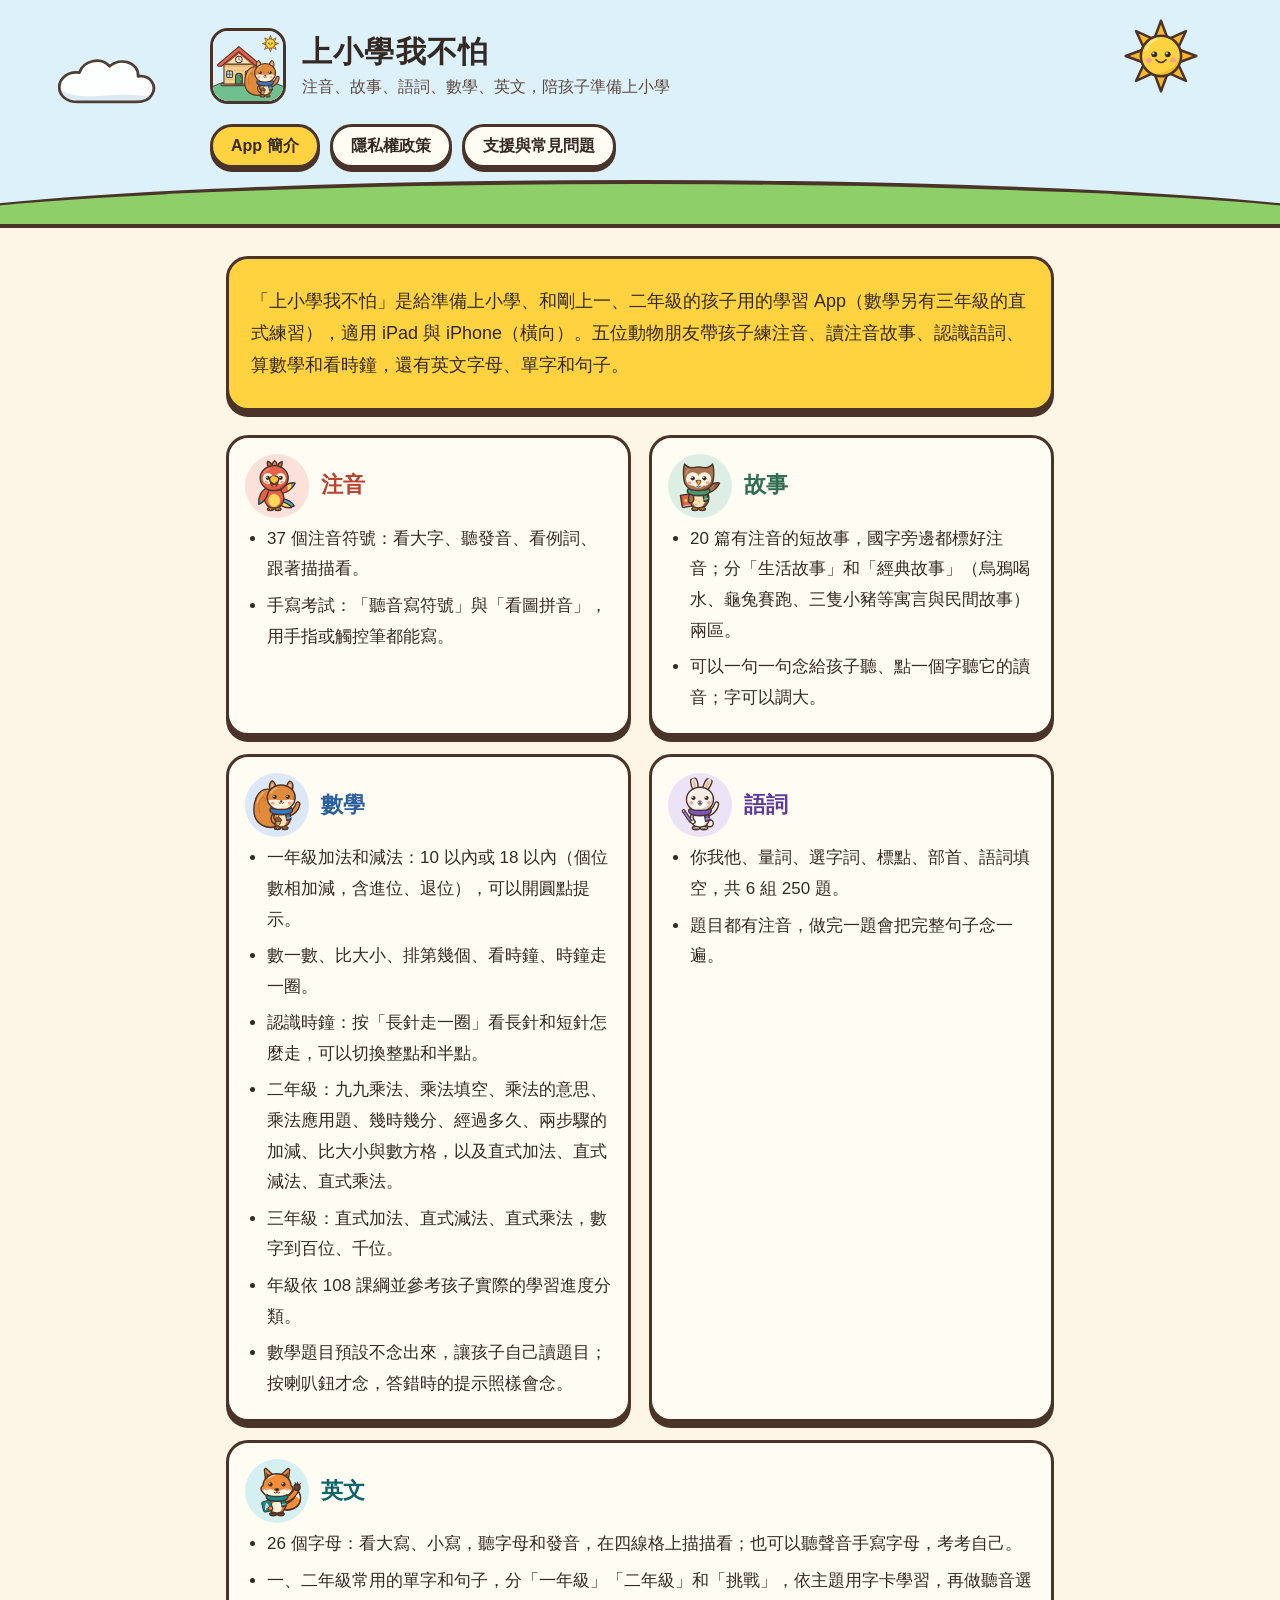
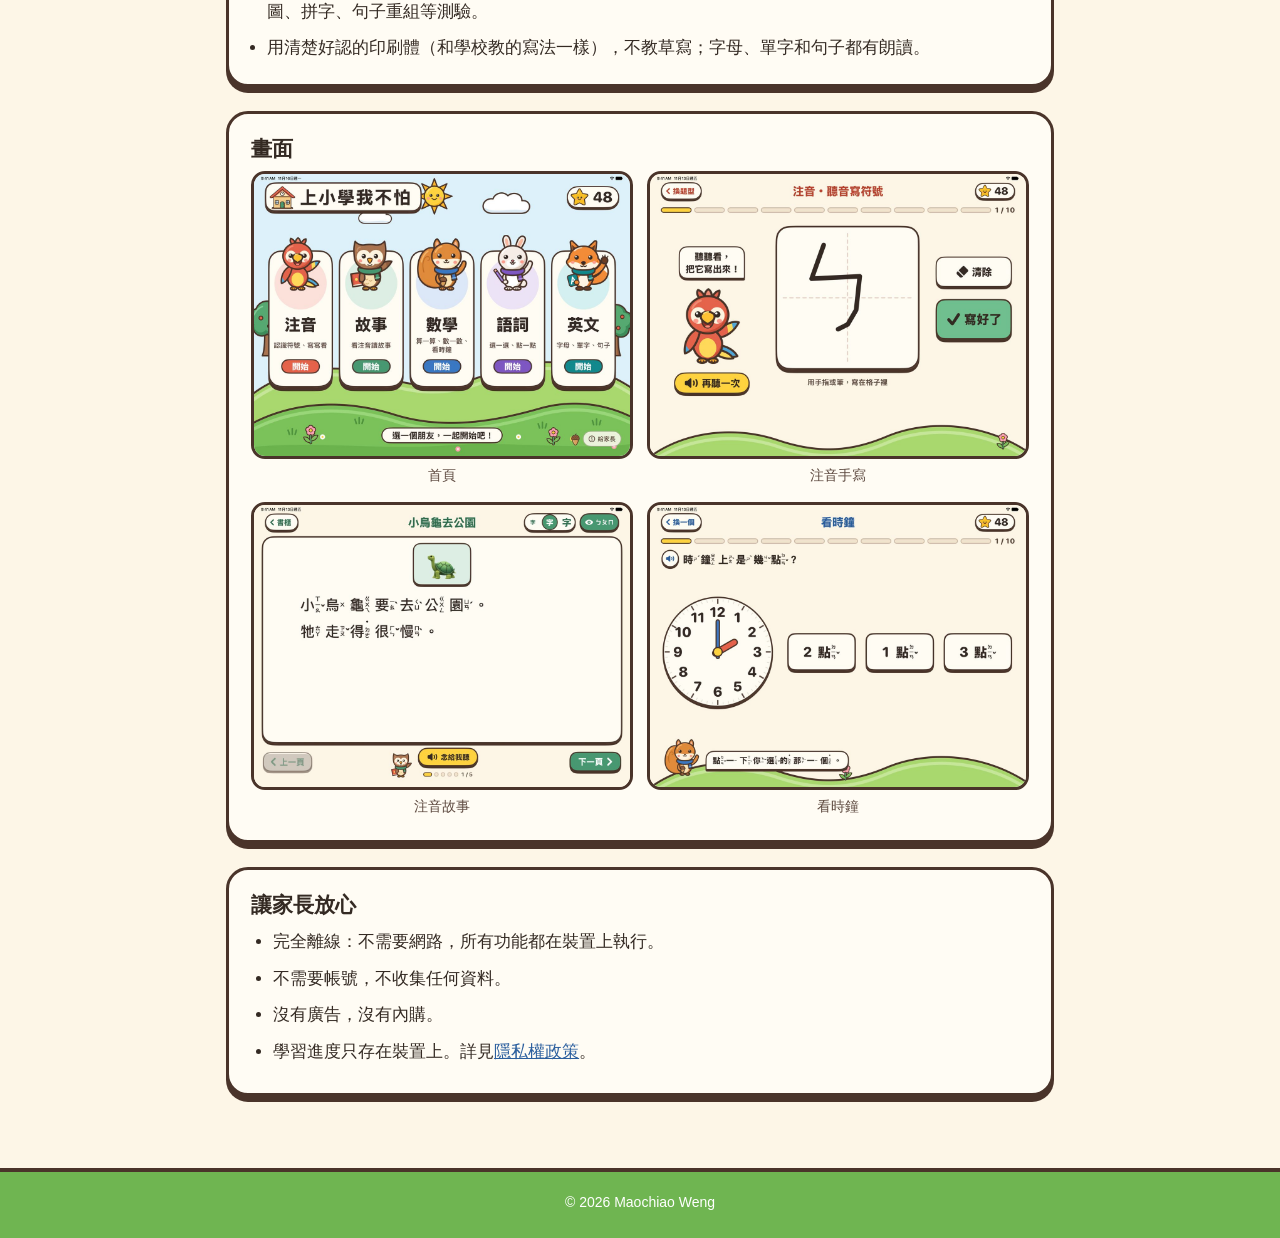
<file: index.html>
<!doctype html>
<html lang="zh-Hant">
<head>
<meta charset="utf-8">
<meta name="viewport" content="width=device-width, initial-scale=1">
<title>上小學我不怕</title>
<meta name="description" content="給準備上小學與一、二年級孩子的學習 App（數學另有三年級直式）：注音、注音故事、語詞、數學、英文。完全離線、不收集任何資料、沒有廣告與內購。">
<link rel="icon" href="img/app-icon.svg" type="image/svg+xml">
<link rel="stylesheet" href="style.css">
</head>
<body>
<header class="hero">
  <img class="cloud" src="img/cloud.svg" alt="">
  <img class="sun" src="img/sun-smile.svg" alt="">
  <div class="hero-inner">
    <div class="brand">
      <img src="img/app-icon.svg" alt="上小學我不怕的 App 圖示">
      <div>
        <h1>上小學我不怕</h1>
        <p>注音、故事、語詞、數學、英文，陪孩子準備上小學</p>
      </div>
    </div>
    <nav class="pages" aria-label="頁面">
      <a href="index.html" aria-current="page">App 簡介</a>
      <a href="privacy.html">隱私權政策</a>
      <a href="support.html">支援與常見問題</a>
    </nav>
  </div>
</header>

<main>
  <section class="summary">
    <p>「上小學我不怕」是給準備上小學、和剛上一、二年級的孩子用的學習 App（數學另有三年級的直式練習），適用 iPad 與 iPhone（橫向）。五位動物朋友帶孩子練注音、讀注音故事、認識語詞、算數學和看時鐘，還有英文字母、單字和句子。</p>
  </section>

  <div class="modules">
    <section class="module zhuyin">
      <div class="head"><img src="img/parrot-wave.svg" alt=""><h2>注音</h2></div>
      <ul>
        <li>37 個注音符號：看大字、聽發音、看例詞、跟著描描看。</li>
        <li>手寫考試：「聽音寫符號」與「看圖拼音」，用手指或觸控筆都能寫。</li>
      </ul>
    </section>
    <section class="module story">
      <div class="head"><img src="img/owl-wave.svg" alt=""><h2>故事</h2></div>
      <ul>
        <li>20 篇有注音的短故事，國字旁邊都標好注音；分「生活故事」和「經典故事」（烏鴉喝水、龜兔賽跑、三隻小豬等寓言與民間故事）兩區。</li>
        <li>可以一句一句念給孩子聽、點一個字聽它的讀音；字可以調大。</li>
      </ul>
    </section>
    <section class="module math">
      <div class="head"><img src="img/squirrel-wave.svg" alt=""><h2>數學</h2></div>
      <ul>
        <li>一年級加法和減法：10 以內或 18 以內（個位數相加減，含進位、退位），可以開圓點提示。</li>
        <li>數一數、比大小、排第幾個、看時鐘、時鐘走一圈。</li>
        <li>認識時鐘：按「長針走一圈」看長針和短針怎麼走，可以切換整點和半點。</li>
        <li>二年級：九九乘法、乘法填空、乘法的意思、乘法應用題、幾時幾分、經過多久、兩步驟的加減、比大小與數方格，以及直式加法、直式減法、直式乘法。</li>
        <li>三年級：直式加法、直式減法、直式乘法，數字到百位、千位。</li>
        <li>年級依 108 課綱並參考孩子實際的學習進度分類。</li>
        <li>數學題目預設不念出來，讓孩子自己讀題目；按喇叭鈕才念，答錯時的提示照樣會念。</li>
      </ul>
    </section>
    <section class="module language">
      <div class="head"><img src="img/rabbit-wave.svg" alt=""><h2>語詞</h2></div>
      <ul>
        <li>你我他、量詞、選字詞、標點、部首、語詞填空，共 6 組 250 題。</li>
        <li>題目都有注音，做完一題會把完整句子念一遍。</li>
      </ul>
    </section>
    <section class="module english">
      <div class="head"><img src="img/fox-wave.svg" alt=""><h2>英文</h2></div>
      <ul>
        <li>26 個字母：看大寫、小寫，聽字母和發音，在四線格上描描看；也可以聽聲音手寫字母，考考自己。</li>
        <li>一、二年級常用的單字和句子，分「一年級」「二年級」和「挑戰」，依主題用字卡學習，再做聽音選圖、拼字、句子重組等測驗。</li>
        <li>用清楚好認的印刷體（和學校教的寫法一樣），不教草寫；字母、單字和句子都有朗讀。</li>
      </ul>
    </section>
  </div>

  <section>
    <h2>畫面</h2>
    <div class="shots">
      <figure><img src="img/screen-home.jpg" alt="首頁：注音、故事、數學、語詞四張卡片" width="1200" height="900" loading="lazy"><figcaption>首頁</figcaption></figure>
      <figure><img src="img/screen-zhuyin.jpg" alt="注音聽音寫符號：在手寫格寫出ㄅ" width="1200" height="900" loading="lazy"><figcaption>注音手寫</figcaption></figure>
      <figure><img src="img/screen-story.jpg" alt="故事閱讀頁：國字旁有注音" width="1200" height="900" loading="lazy"><figcaption>注音故事</figcaption></figure>
      <figure><img src="img/screen-clock.jpg" alt="看時鐘：時鐘上是幾點" width="1200" height="900" loading="lazy"><figcaption>看時鐘</figcaption></figure>
    </div>
  </section>

  <section>
    <h2>讓家長放心</h2>
    <ul>
      <li>完全離線：不需要網路，所有功能都在裝置上執行。</li>
      <li>不需要帳號，不收集任何資料。</li>
      <li>沒有廣告，沒有內購。</li>
      <li>學習進度只存在裝置上。詳見<a href="privacy.html">隱私權政策</a>。</li>
    </ul>
  </section>
</main>

<footer>© 2026 Maochiao Weng</footer>
</body>
</html>
</file>
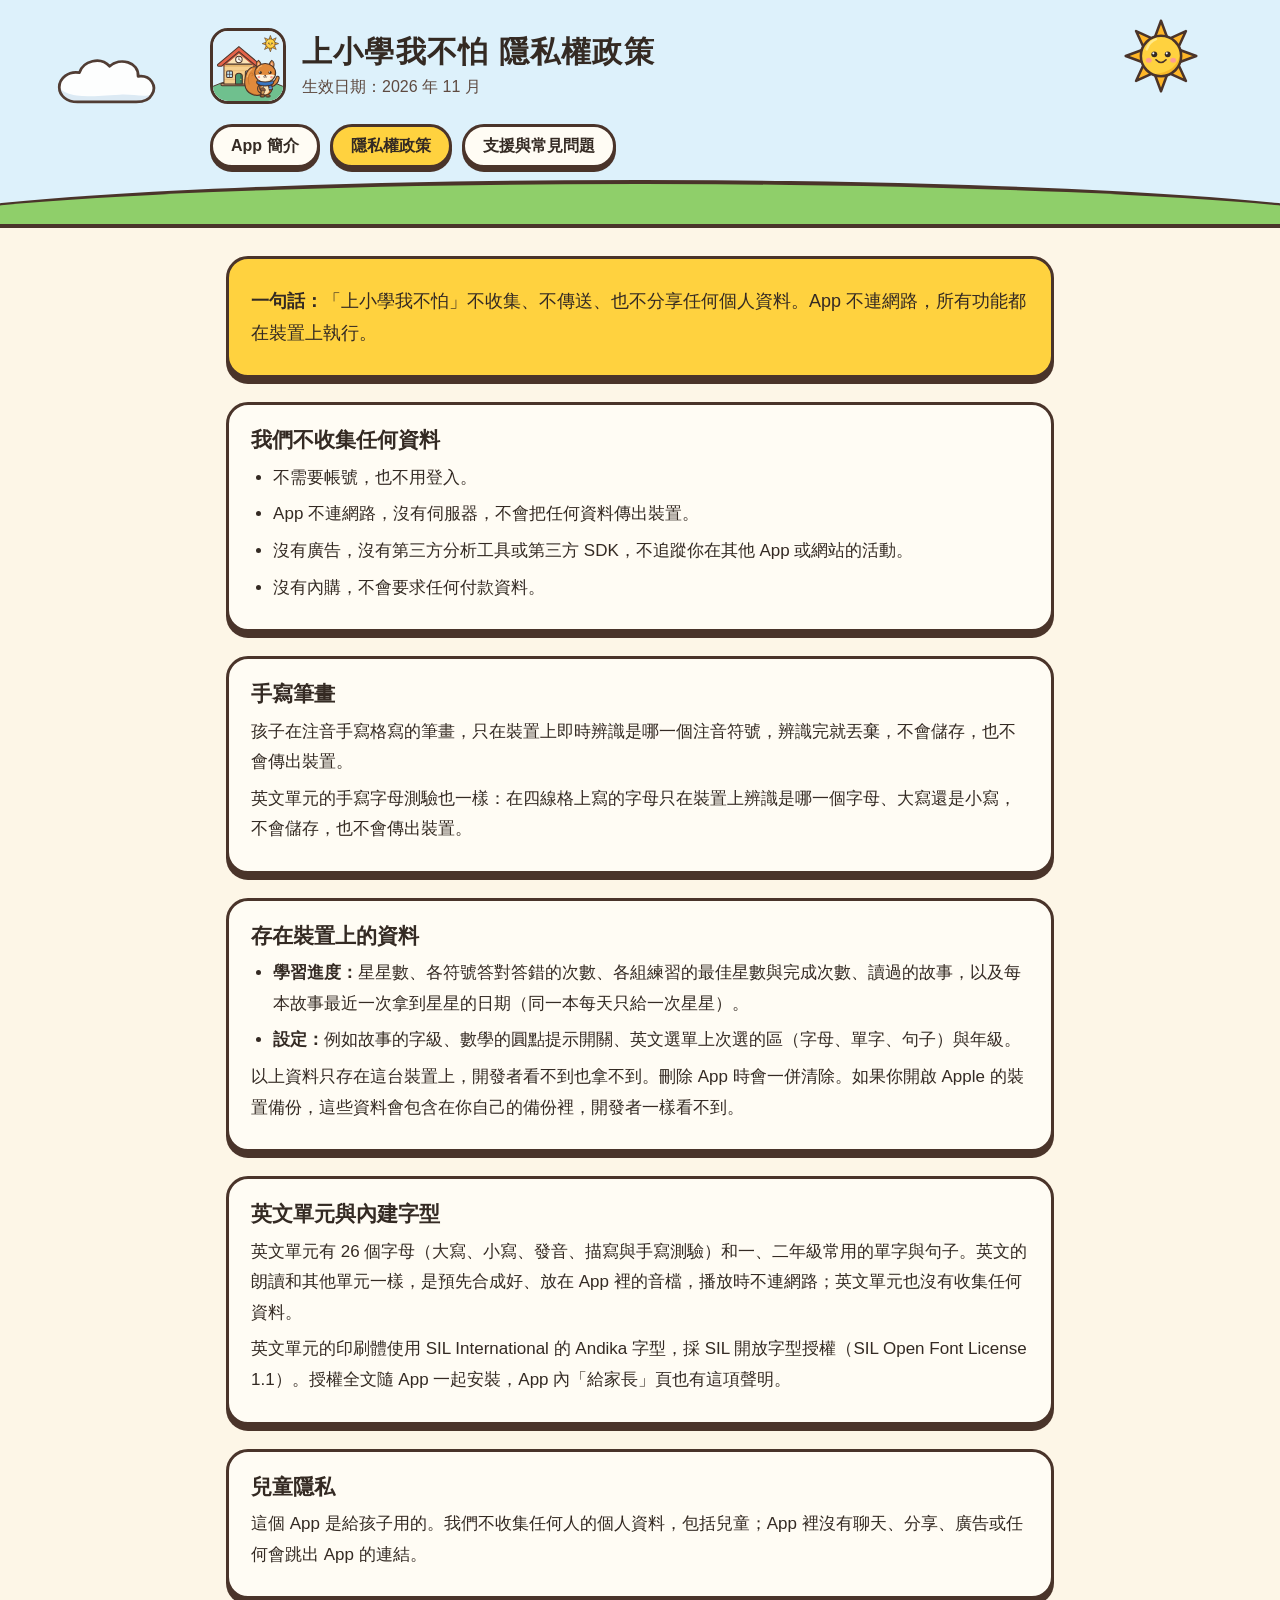
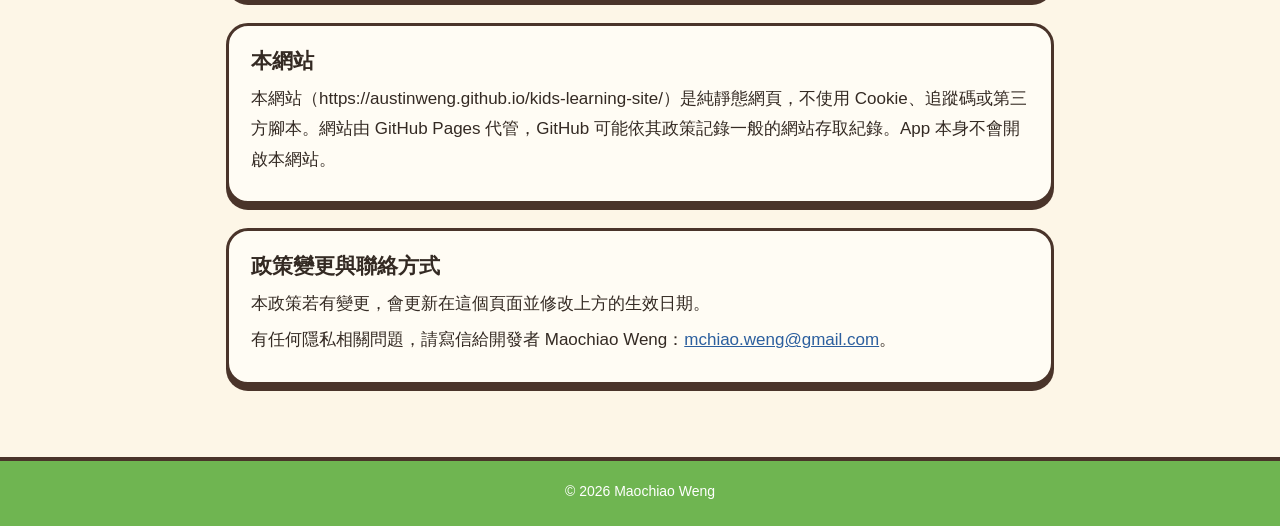
<file: privacy.html>
<!doctype html>
<html lang="zh-Hant">
<head>
<meta charset="utf-8">
<meta name="viewport" content="width=device-width, initial-scale=1">
<title>上小學我不怕 隱私權政策</title>
<meta name="description" content="上小學我不怕不收集、不傳送、不分享任何個人資料。App 不連網路、沒有帳號、沒有廣告、沒有內購。">
<link rel="icon" href="img/app-icon.svg" type="image/svg+xml">
<link rel="stylesheet" href="style.css">
</head>
<body>
<header class="hero">
  <img class="cloud" src="img/cloud.svg" alt="">
  <img class="sun" src="img/sun-smile.svg" alt="">
  <div class="hero-inner">
    <div class="brand">
      <img src="img/app-icon.svg" alt="上小學我不怕的 App 圖示">
      <div>
        <h1>上小學我不怕 隱私權政策</h1>
        <p>生效日期：2026 年 11 月</p>
      </div>
    </div>
    <nav class="pages" aria-label="頁面">
      <a href="index.html">App 簡介</a>
      <a href="privacy.html" aria-current="page">隱私權政策</a>
      <a href="support.html">支援與常見問題</a>
    </nav>
  </div>
</header>

<main>
  <section class="summary">
    <p><strong>一句話：</strong>「上小學我不怕」不收集、不傳送、也不分享任何個人資料。App 不連網路，所有功能都在裝置上執行。</p>
  </section>

  <section>
    <h2>我們不收集任何資料</h2>
    <ul>
      <li>不需要帳號，也不用登入。</li>
      <li>App 不連網路，沒有伺服器，不會把任何資料傳出裝置。</li>
      <li>沒有廣告，沒有第三方分析工具或第三方 SDK，不追蹤你在其他 App 或網站的活動。</li>
      <li>沒有內購，不會要求任何付款資料。</li>
    </ul>
  </section>

  <section>
    <h2>手寫筆畫</h2>
    <p>孩子在注音手寫格寫的筆畫，只在裝置上即時辨識是哪一個注音符號，辨識完就丟棄，不會儲存，也不會傳出裝置。</p>
    <p>英文單元的手寫字母測驗也一樣：在四線格上寫的字母只在裝置上辨識是哪一個字母、大寫還是小寫，不會儲存，也不會傳出裝置。</p>
  </section>

  <section>
    <h2>存在裝置上的資料</h2>
    <ul>
      <li><strong>學習進度：</strong>星星數、各符號答對答錯的次數、各組練習的最佳星數與完成次數、讀過的故事，以及每本故事最近一次拿到星星的日期（同一本每天只給一次星星）。</li>
      <li><strong>設定：</strong>例如故事的字級、數學的圓點提示開關、英文選單上次選的區（字母、單字、句子）與年級。</li>
    </ul>
    <p>以上資料只存在這台裝置上，開發者看不到也拿不到。刪除 App 時會一併清除。如果你開啟 Apple 的裝置備份，這些資料會包含在你自己的備份裡，開發者一樣看不到。</p>
  </section>

  <section>
    <h2>英文單元與內建字型</h2>
    <p>英文單元有 26 個字母（大寫、小寫、發音、描寫與手寫測驗）和一、二年級常用的單字與句子。英文的朗讀和其他單元一樣，是預先合成好、放在 App 裡的音檔，播放時不連網路；英文單元也沒有收集任何資料。</p>
    <p>英文單元的印刷體使用 SIL International 的 Andika 字型，採 SIL 開放字型授權（SIL Open Font License 1.1）。授權全文隨 App 一起安裝，App 內「給家長」頁也有這項聲明。</p>
  </section>

  <section>
    <h2>兒童隱私</h2>
    <p>這個 App 是給孩子用的。我們不收集任何人的個人資料，包括兒童；App 裡沒有聊天、分享、廣告或任何會跳出 App 的連結。</p>
  </section>

  <section>
    <h2>本網站</h2>
    <p>本網站（https://austinweng.github.io/kids-learning-site/）是純靜態網頁，不使用 Cookie、追蹤碼或第三方腳本。網站由 GitHub Pages 代管，GitHub 可能依其政策記錄一般的網站存取紀錄。App 本身不會開啟本網站。</p>
  </section>

  <section>
    <h2>政策變更與聯絡方式</h2>
    <p>本政策若有變更，會更新在這個頁面並修改上方的生效日期。</p>
    <p>有任何隱私相關問題，請寫信給開發者 Maochiao Weng：<a href="mailto:mchiao.weng@gmail.com">mchiao.weng@gmail.com</a>。</p>
  </section>
</main>

<footer>© 2026 Maochiao Weng</footer>
</body>
</html>
</file>
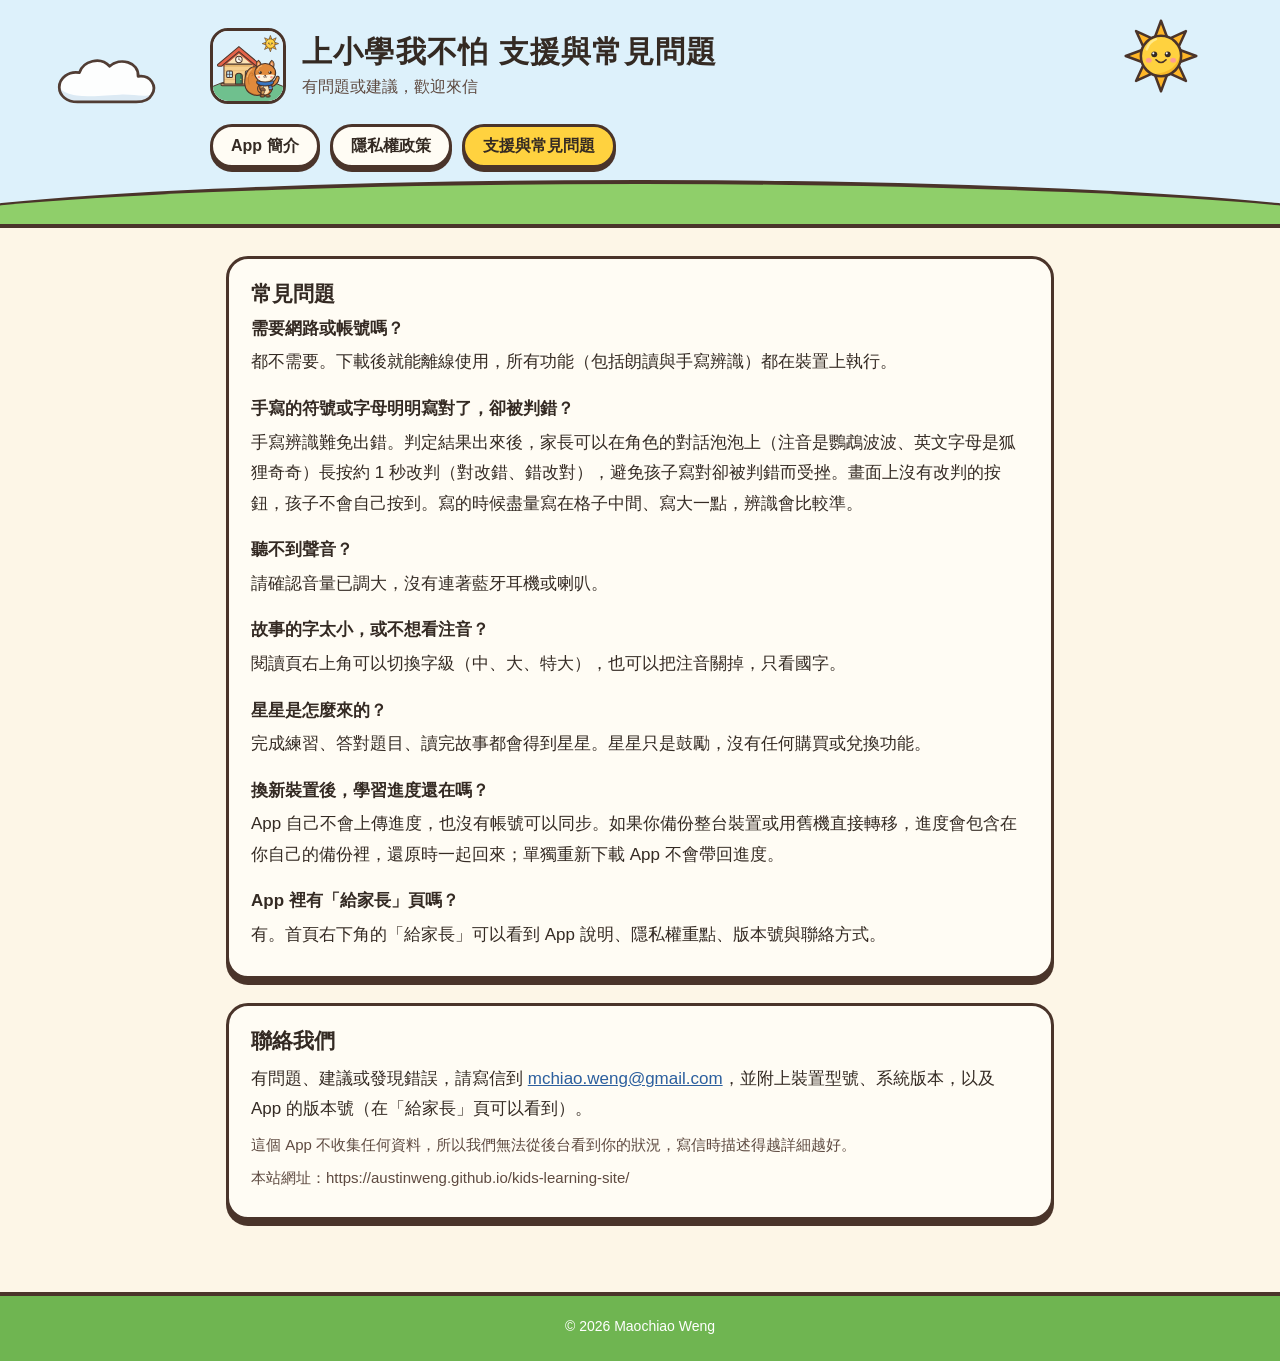
<file: support.html>
<!doctype html>
<html lang="zh-Hant">
<head>
<meta charset="utf-8">
<meta name="viewport" content="width=device-width, initial-scale=1">
<title>上小學我不怕 支援與常見問題</title>
<meta name="description" content="上小學我不怕的使用說明、常見問題與聯絡方式。">
<link rel="icon" href="img/app-icon.svg" type="image/svg+xml">
<link rel="stylesheet" href="style.css">
</head>
<body>
<header class="hero">
  <img class="cloud" src="img/cloud.svg" alt="">
  <img class="sun" src="img/sun-smile.svg" alt="">
  <div class="hero-inner">
    <div class="brand">
      <img src="img/app-icon.svg" alt="上小學我不怕的 App 圖示">
      <div>
        <h1>上小學我不怕 支援與常見問題</h1>
        <p>有問題或建議，歡迎來信</p>
      </div>
    </div>
    <nav class="pages" aria-label="頁面">
      <a href="index.html">App 簡介</a>
      <a href="privacy.html">隱私權政策</a>
      <a href="support.html" aria-current="page">支援與常見問題</a>
    </nav>
  </div>
</header>

<main>
  <section class="faq">
    <h2>常見問題</h2>

    <h3>需要網路或帳號嗎？</h3>
    <p>都不需要。下載後就能離線使用，所有功能（包括朗讀與手寫辨識）都在裝置上執行。</p>

    <h3>手寫的符號或字母明明寫對了，卻被判錯？</h3>
    <p>手寫辨識難免出錯。判定結果出來後，家長可以在角色的對話泡泡上（注音是鸚鵡波波、英文字母是狐狸奇奇）長按約 1 秒改判（對改錯、錯改對），避免孩子寫對卻被判錯而受挫。畫面上沒有改判的按鈕，孩子不會自己按到。寫的時候盡量寫在格子中間、寫大一點，辨識會比較準。</p>

    <h3>聽不到聲音？</h3>
    <p>請確認音量已調大，沒有連著藍牙耳機或喇叭。</p>

    <h3>故事的字太小，或不想看注音？</h3>
    <p>閱讀頁右上角可以切換字級（中、大、特大），也可以把注音關掉，只看國字。</p>

    <h3>星星是怎麼來的？</h3>
    <p>完成練習、答對題目、讀完故事都會得到星星。星星只是鼓勵，沒有任何購買或兌換功能。</p>

    <h3>換新裝置後，學習進度還在嗎？</h3>
    <p>App 自己不會上傳進度，也沒有帳號可以同步。如果你備份整台裝置或用舊機直接轉移，進度會包含在你自己的備份裡，還原時一起回來；單獨重新下載 App 不會帶回進度。</p>

    <h3>App 裡有「給家長」頁嗎？</h3>
    <p>有。首頁右下角的「給家長」可以看到 App 說明、隱私權重點、版本號與聯絡方式。</p>
  </section>

  <section>
    <h2>聯絡我們</h2>
    <p>有問題、建議或發現錯誤，請寫信到 <a href="mailto:mchiao.weng@gmail.com">mchiao.weng@gmail.com</a>，並附上裝置型號、系統版本，以及 App 的版本號（在「給家長」頁可以看到）。</p>
    <p class="muted">這個 App 不收集任何資料，所以我們無法從後台看到你的狀況，寫信時描述得越詳細越好。</p>
    <p class="muted">本站網址：https://austinweng.github.io/kids-learning-site/</p>
  </section>
</main>

<footer>© 2026 Maochiao Weng</footer>
</body>
</html>
</file>
<file: style.css>
/* 上小學我不怕：簡介、隱私權政策、支援頁共用樣式。
   配色沿用 App 的卡通風（App/Shared/Theme.swift）：天空藍底、暖白紙卡、深咖啡粗外框與實色陰影。
   只用系統字型，不引用任何外部字型、腳本或追蹤碼。 */
:root {
  --sky: #ddf1fb;
  --paper: #fdf6e7;
  --card: #fffcf4;
  --ink: #342a23;
  --ink-soft: #5e4a40;
  --outline: #4a342a;
  --zhuyin: #e5634a;
  --zhuyin-light: #fbe1da;
  --story: #489871;
  --story-light: #ddefe4;
  --math: #3b78c4;
  --math-light: #dce8f7;
  --language: #7e57c2;
  --language-light: #ece3f7;
  --english: #12898c;
  --english-light: #d5f0f0;
  --sunny: #ffd23f;
  --grass: #8fcf6a;
  --grass-deep: #6fb551;
}
* { box-sizing: border-box; }
html { background: var(--paper); }
body {
  margin: 0;
  background: var(--paper);
  color: var(--ink);
  font-family: -apple-system, BlinkMacSystemFont, "PingFang TC", "Noto Sans TC", "Microsoft JhengHei", sans-serif;
  font-size: 17px;
  line-height: 1.8;
  -webkit-text-size-adjust: 100%;
}
img { max-width: 100%; height: auto; }

/* 頁首：天空＋山丘 */
.hero {
  position: relative;
  overflow: hidden;
  background: var(--sky);
  border-bottom: 4px solid var(--outline);
  padding: 28px 16px 56px;
}
.hero::after {
  content: "";
  position: absolute; left: -10%; right: -10%; bottom: -60px; height: 100px;
  background: var(--grass);
  border-top: 4px solid var(--outline);
  border-radius: 50% 50% 0 0;
}
.hero .sun { position: absolute; top: 14px; right: 6%; width: 84px; }
.hero .cloud { position: absolute; top: 48px; left: 4%; width: 110px; opacity: .95; }
.hero-inner { position: relative; z-index: 1; max-width: 860px; margin: 0 auto; }
.brand { display: flex; align-items: center; gap: 16px; }
.brand img { width: 76px; height: 76px; border-radius: 18px; border: 3px solid var(--outline); flex: none; background: #fff; }
.brand h1 { margin: 0; font-size: 30px; line-height: 1.25; font-weight: 900; letter-spacing: .04em; }
.brand p { margin: 4px 0 0; color: var(--ink-soft); font-size: 16px; line-height: 1.5; }

/* 導覽：貼紙膠囊 */
nav.pages { display: flex; flex-wrap: wrap; gap: 10px; margin-top: 20px; }
nav.pages a {
  display: inline-block;
  padding: 6px 18px;
  border-radius: 999px;
  background: var(--card);
  color: var(--ink);
  border: 3px solid var(--outline);
  box-shadow: 0 4px 0 var(--outline);
  text-decoration: none;
  font-weight: 700;
  font-size: 16px;
  line-height: 1.6;
}
nav.pages a[aria-current="page"] { background: var(--sunny); }
nav.pages a:active { transform: translateY(3px); box-shadow: 0 1px 0 var(--outline); }

main { max-width: 860px; margin: 0 auto; padding: 28px 16px 48px; }

/* 貼紙卡片 */
section {
  background: var(--card);
  border: 3px solid var(--outline);
  border-radius: 22px;
  box-shadow: 0 6px 0 var(--outline);
  padding: 20px 22px;
  margin: 0 0 24px;
}
h2 { margin: 0 0 8px; font-size: 21px; line-height: 1.4; font-weight: 800; }
h3 { margin: 18px 0 4px; font-size: 17px; line-height: 1.5; font-weight: 800; }
p, li { margin: 6px 0; }
ul { padding-left: 1.3em; margin: 6px 0; }
a { color: #2c5f9e; }
.summary { background: var(--sunny); font-size: 18px; }
.muted { color: var(--ink-soft); font-size: 15px; }
code, .addr { font-family: ui-monospace, SFMono-Regular, Menlo, monospace; font-size: .95em; word-break: break-all; }

/* 五個單元卡（第五張英文橫跨兩欄） */
.modules { display: grid; grid-template-columns: repeat(2, minmax(0, 1fr)); gap: 18px; margin: 0 0 24px; }
.module { margin: 0; padding: 16px 16px 14px; text-align: left; }
.module .head { display: flex; align-items: center; gap: 12px; margin-bottom: 4px; }
.module .head img { width: 64px; height: 64px; flex: none; border-radius: 50%; padding: 4px; }
.module h2 { margin: 0; font-size: 22px; }
.module.zhuyin .head img { background: var(--zhuyin-light); }
.module.story .head img { background: var(--story-light); }
.module.math .head img { background: var(--math-light); }
.module.language .head img { background: var(--language-light); }
.module.english .head img { background: var(--english-light); }
.module.english { grid-column: 1 / -1; }
.module.zhuyin h2 { color: #b8432e; }
.module.story h2 { color: #2f6e50; }
.module.math h2 { color: #2c5f9e; }
.module.language h2 { color: #5e3a9a; }
.module.english h2 { color: #0b6467; }

/* 截圖 */
.shots { display: grid; grid-template-columns: repeat(2, minmax(0, 1fr)); gap: 14px; }
.shots figure { margin: 0; }
.shots img { display: block; width: 100%; border: 3px solid var(--outline); border-radius: 14px; background: #fff; }
.shots figcaption { font-size: 14px; color: var(--ink-soft); text-align: center; margin-top: 4px; }

/* 常見問題 */
.faq h3:first-of-type { margin-top: 6px; }

footer {
  background: var(--grass-deep);
  border-top: 4px solid var(--outline);
  color: #fff;
  text-align: center;
  font-size: 14px;
  padding: 18px 16px 22px;
}
footer a { color: #fff; }

@media (max-width: 600px) {
  body { font-size: 16px; }
  .hero { padding: 20px 16px 48px; }
  .hero .sun, .hero .cloud { display: none; }   /* 窄螢幕不放，避免壓到標題 */
  .brand img { width: 60px; height: 60px; border-radius: 14px; }
  .brand h1 { font-size: 24px; }
  .brand p { font-size: 14px; }
  section { padding: 16px 16px; border-radius: 18px; }
  .modules, .shots { grid-template-columns: minmax(0, 1fr); }
}
</file>
